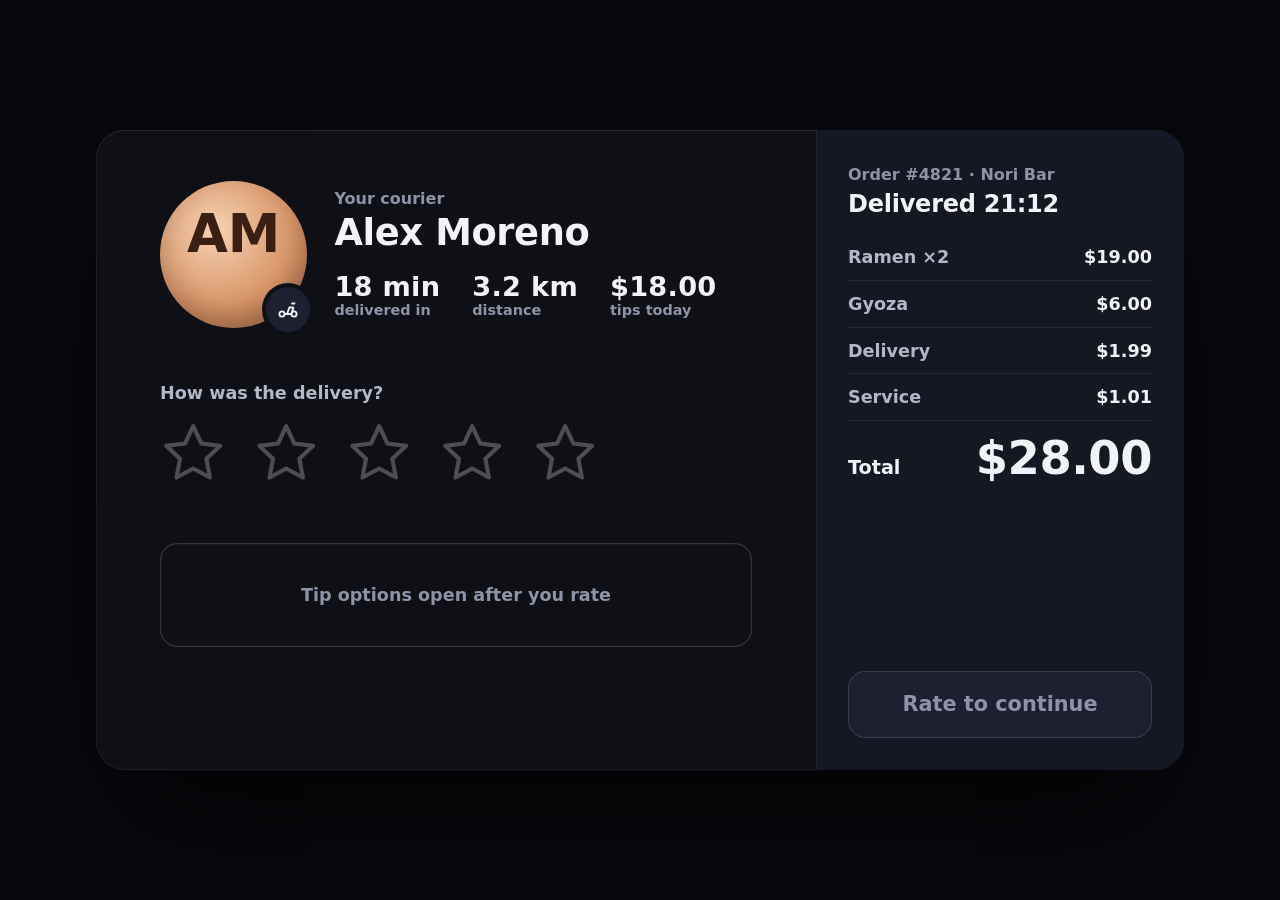
<file: index.html>
<!doctype html>
<html lang="en">
<head>
  <meta charset="utf-8">
  <meta name="viewport" content="width=device-width,initial-scale=1">
  <title>Rate &amp; Tip — veraetogrex_portfolio</title>
  <link rel="stylesheet" href="style.css">
</head>
<body>
  <!-- Rate & Tip · zero dependencies · github.com/veraetogrex-portfolio -->
  <section class="rt" id="ratetip" aria-label="Rate your courier and leave a tip">
    <div class="rt-main">
      <div class="rt-who">
        <div class="rt-ava" aria-hidden="true">AM<svg class="ring" viewBox="0 0 208 208"><circle cx="104" cy="104" r="102"/></svg>
          <span class="rt-badge"><svg viewBox="0 0 24 24" stroke-linecap="round" stroke-linejoin="round"><circle cx="6" cy="17" r="2.6"/><circle cx="18" cy="17" r="2.6"/><path d="M8.6 17h6.8l2-6.5h-4M13.4 10.5l-2.4 6.5M16 6.5h2.5"/></svg></span></div>
        <div><p class="rt-small">Your courier</p><h1 class="rt-name">Alex Moreno</h1>
          <div class="rt-stats"><p><b>18 min</b><span>delivered in</span></p><p><b>3.2 km</b><span>distance</span></p><p><b class="rt-today">$18.00</b><span>tips today</span></p></div></div>
      </div>
      <p class="rt-q">How was the delivery?</p>
      <div class="rt-stars" role="radiogroup" aria-label="Rating"><button class="rt-star" role="radio" aria-checked="false" aria-label="1 star" data-n="1"><svg viewBox="0 0 24 24"><path d="M12 2.8l2.8 5.9 6.4.8-4.7 4.4 1.2 6.4L12 17.2l-5.7 3.1 1.2-6.4L2.8 9.5l6.4-.8z"/></svg></button><button class="rt-star" role="radio" aria-checked="false" aria-label="2 stars" data-n="2"><svg viewBox="0 0 24 24"><path d="M12 2.8l2.8 5.9 6.4.8-4.7 4.4 1.2 6.4L12 17.2l-5.7 3.1 1.2-6.4L2.8 9.5l6.4-.8z"/></svg></button><button class="rt-star" role="radio" aria-checked="false" aria-label="3 stars" data-n="3"><svg viewBox="0 0 24 24"><path d="M12 2.8l2.8 5.9 6.4.8-4.7 4.4 1.2 6.4L12 17.2l-5.7 3.1 1.2-6.4L2.8 9.5l6.4-.8z"/></svg></button><button class="rt-star" role="radio" aria-checked="false" aria-label="4 stars" data-n="4"><svg viewBox="0 0 24 24"><path d="M12 2.8l2.8 5.9 6.4.8-4.7 4.4 1.2 6.4L12 17.2l-5.7 3.1 1.2-6.4L2.8 9.5l6.4-.8z"/></svg></button><button class="rt-star" role="radio" aria-checked="false" aria-label="5 stars" data-n="5"><svg viewBox="0 0 24 24"><path d="M12 2.8l2.8 5.9 6.4.8-4.7 4.4 1.2 6.4L12 17.2l-5.7 3.1 1.2-6.4L2.8 9.5l6.4-.8z"/></svg></button></div>
      <div class="rt-tip">
        <p class="rt-lock">Tip options open after you rate</p>
        <div class="rt-open"><p>Add a tip for Alex</p><div class="rt-chips" role="radiogroup" aria-label="Tip"><button class="rt-chip" role="radio" aria-checked="false" data-p="10">10%<small>$2.80</small></button><button class="rt-chip" role="radio" aria-checked="false" data-p="15">15%<small>$4.20</small></button><button class="rt-chip" role="radio" aria-checked="false" data-p="20">20%<small>$5.60</small></button><button class="rt-chip is-none" role="radio" aria-checked="false" data-p="0">No tip</button></div></div>
      </div>
      <div class="rt-done" role="status"><i><svg viewBox="0 0 24 24" fill="none" stroke-width="3" stroke-linecap="round" stroke-linejoin="round"><path d="M5 12.5l4.5 4.5L19 7.5"/></svg></i>
        <div><b class="rt-done-t">$4.20 sent to Alex</b><span>“Thank you! Enjoy the ramen.”</span></div></div>
    </div>

    <aside class="rt-side">
      <p class="rt-small">Order #4821 · Nori Bar</p>
      <h2>Delivered 21:12</h2>
      <div class="rt-rows">
        <p class="rt-row"><span>Ramen ×2</span><b>$19.00</b></p>
        <p class="rt-row"><span>Gyoza</span><b>$6.00</b></p>
        <p class="rt-row"><span>Delivery</span><b>$1.99</b></p>
        <p class="rt-row"><span>Service</span><b>$1.01</b></p>
        <p class="rt-row is-tip"><span>Tip for Alex</span><b class="rt-tipv">$0.00</b></p>
      </div>
      <p class="rt-total" aria-live="polite"><span>Total</span><b class="rt-sum">$28.00</b></p>
      <button class="rt-send" aria-disabled="true"><span class="lbl">Rate to continue</span><svg viewBox="0 0 24 24" fill="none" stroke-width="3" stroke-linecap="round" stroke-linejoin="round"><path d="M5 12.5l4.5 4.5L19 7.5"/></svg></button>
    </aside>
  </section>

  <script src="script.js"></script>
</body>
</html>
</file>
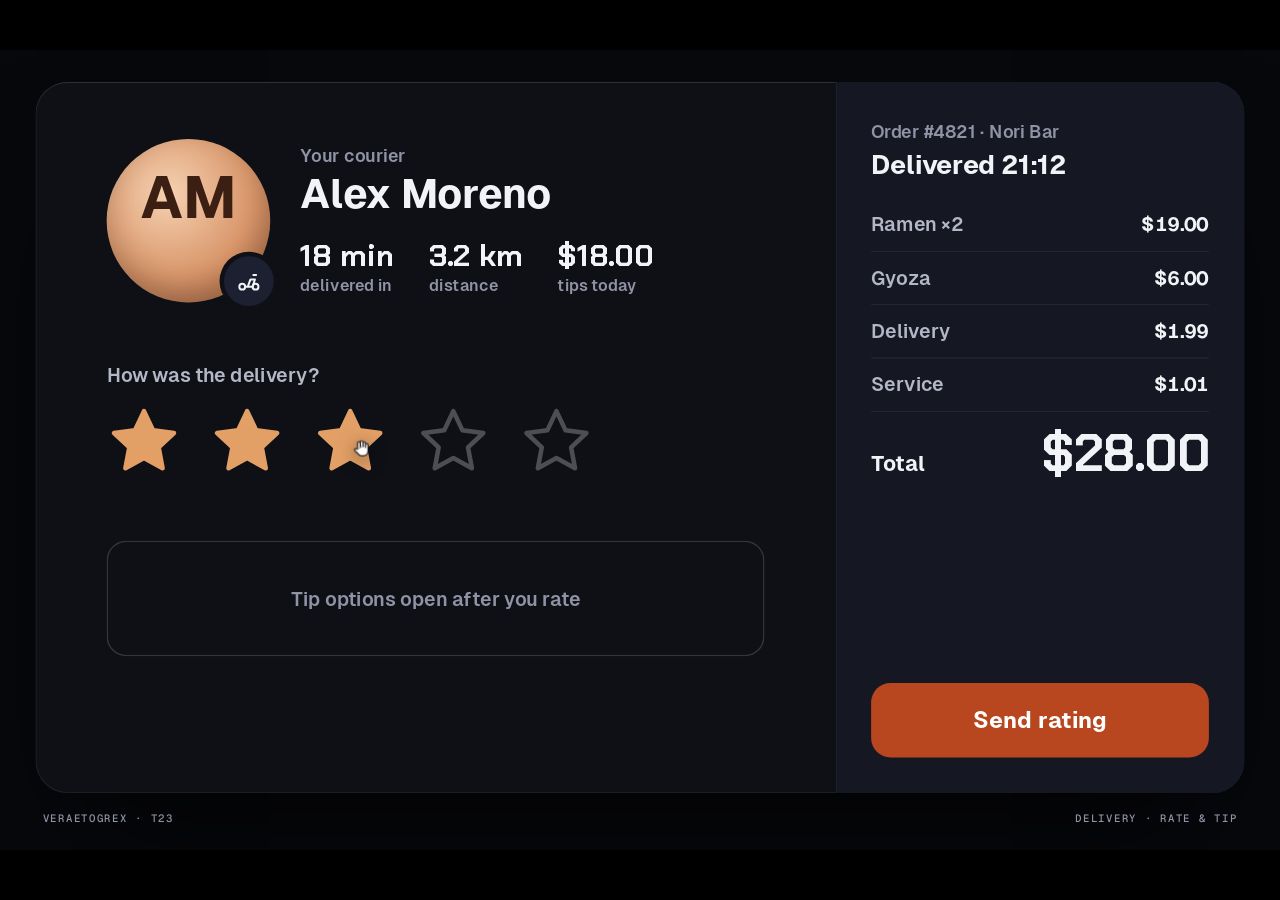
<file: mockup/rate-and-tip.autoplay.html>
<!doctype html>
<html lang="en">
<head>
<meta charset="utf-8">
<meta name="viewport" content="width=device-width,initial-scale=1">
<title>T23 Rate & Tip — five stars unlock the tip</title>
<link rel="stylesheet" href="_shared/nocturne.css">
<link rel="stylesheet" href="../style.css">
<style>
  /* the component from ../, dressed in Nocturne type */
  #stage{background:radial-gradient(ellipse 65% 60% at 50% 45%,#0E1018 0%,var(--void) 72%);
    --font:var(--f-text);--mono:var(--f-mono);--display:var(--f-display)}
  #stage .rt{position:absolute;left:130px;top:80px;zoom:1;z-index:1}
  .halo{position:absolute;left:50%;top:44%;width:1300px;height:700px;margin:-350px 0 0 -650px;border-radius:50%;pointer-events:none;z-index:0;
    background:radial-gradient(closest-side,rgba(0,0,0,0),rgba(0,0,0,0))}
  #stage .rt{left:40px;top:36px}
  #stage{background:var(--page)}
  #stage.grid::before{opacity:0}
  .status-line{color:var(--text-3)}
</style>
</head>
<body>
<div id="stage" class="grid" data-title="T23 Rate & Tip" data-url="veraetogrex-portfolio.github.io/rate-and-tip">
  <div class="halo"></div>
  <section class="rt" id="ratetip" aria-label="Rate your courier and leave a tip">
    <div class="rt-main">
      <div class="rt-who">
        <div class="rt-ava" aria-hidden="true">AM<svg class="ring" viewBox="0 0 208 208"><circle cx="104" cy="104" r="102"/></svg>
          <span class="rt-badge"><svg viewBox="0 0 24 24" stroke-linecap="round" stroke-linejoin="round"><circle cx="6" cy="17" r="2.6"/><circle cx="18" cy="17" r="2.6"/><path d="M8.6 17h6.8l2-6.5h-4M13.4 10.5l-2.4 6.5M16 6.5h2.5"/></svg></span></div>
        <div><p class="rt-small">Your courier</p><h1 class="rt-name">Alex Moreno</h1>
          <div class="rt-stats"><p><b>18 min</b><span>delivered in</span></p><p><b>3.2 km</b><span>distance</span></p><p><b class="rt-today">$18.00</b><span>tips today</span></p></div></div>
      </div>
      <p class="rt-q">How was the delivery?</p>
      <div class="rt-stars" role="radiogroup" aria-label="Rating"><button class="rt-star" role="radio" aria-checked="false" aria-label="1 star" data-n="1"><svg viewBox="0 0 24 24"><path d="M12 2.8l2.8 5.9 6.4.8-4.7 4.4 1.2 6.4L12 17.2l-5.7 3.1 1.2-6.4L2.8 9.5l6.4-.8z"/></svg></button><button class="rt-star" role="radio" aria-checked="false" aria-label="2 stars" data-n="2"><svg viewBox="0 0 24 24"><path d="M12 2.8l2.8 5.9 6.4.8-4.7 4.4 1.2 6.4L12 17.2l-5.7 3.1 1.2-6.4L2.8 9.5l6.4-.8z"/></svg></button><button class="rt-star" role="radio" aria-checked="false" aria-label="3 stars" data-n="3"><svg viewBox="0 0 24 24"><path d="M12 2.8l2.8 5.9 6.4.8-4.7 4.4 1.2 6.4L12 17.2l-5.7 3.1 1.2-6.4L2.8 9.5l6.4-.8z"/></svg></button><button class="rt-star" role="radio" aria-checked="false" aria-label="4 stars" data-n="4"><svg viewBox="0 0 24 24"><path d="M12 2.8l2.8 5.9 6.4.8-4.7 4.4 1.2 6.4L12 17.2l-5.7 3.1 1.2-6.4L2.8 9.5l6.4-.8z"/></svg></button><button class="rt-star" role="radio" aria-checked="false" aria-label="5 stars" data-n="5"><svg viewBox="0 0 24 24"><path d="M12 2.8l2.8 5.9 6.4.8-4.7 4.4 1.2 6.4L12 17.2l-5.7 3.1 1.2-6.4L2.8 9.5l6.4-.8z"/></svg></button></div>
      <div class="rt-tip">
        <p class="rt-lock">Tip options open after you rate</p>
        <div class="rt-open"><p>Add a tip for Alex</p><div class="rt-chips" role="radiogroup" aria-label="Tip"><button class="rt-chip" role="radio" aria-checked="false" data-p="10">10%<small>$2.80</small></button><button class="rt-chip" role="radio" aria-checked="false" data-p="15">15%<small>$4.20</small></button><button class="rt-chip" role="radio" aria-checked="false" data-p="20">20%<small>$5.60</small></button><button class="rt-chip is-none" role="radio" aria-checked="false" data-p="0">No tip</button></div></div>
      </div>
      <div class="rt-done" role="status"><i><svg viewBox="0 0 24 24" fill="none" stroke-width="3" stroke-linecap="round" stroke-linejoin="round"><path d="M5 12.5l4.5 4.5L19 7.5"/></svg></i>
        <div><b class="rt-done-t">$4.20 sent to Alex</b><span>“Thank you! Enjoy the ramen.”</span></div></div>
    </div>

    <aside class="rt-side">
      <p class="rt-small">Order #4821 · Nori Bar</p>
      <h2>Delivered 21:12</h2>
      <div class="rt-rows">
        <p class="rt-row"><span>Ramen ×2</span><b>$19.00</b></p>
        <p class="rt-row"><span>Gyoza</span><b>$6.00</b></p>
        <p class="rt-row"><span>Delivery</span><b>$1.99</b></p>
        <p class="rt-row"><span>Service</span><b>$1.01</b></p>
        <p class="rt-row is-tip"><span>Tip for Alex</span><b class="rt-tipv">$0.00</b></p>
      </div>
      <p class="rt-total" aria-live="polite"><span>Total</span><b class="rt-sum">$28.00</b></p>
      <button class="rt-send" aria-disabled="true"><span class="lbl">Rate to continue</span><svg viewBox="0 0 24 24" fill="none" stroke-width="3" stroke-linecap="round" stroke-linejoin="round"><path d="M5 12.5l4.5 4.5L19 7.5"/></svg></button>
    </aside>
  </section>
  <div class="status-line"><span>Veraetogrex · T23</span><span>Delivery · rate & tip</span></div>
</div>
<script>window.AUTOPLAY = true;</script>
<script src="_shared/stage.js"></script>
<script src="../script.js"></script>
<script>
const rt = document.querySelector('#ratetip').ratetip;
Stage.init({
  reset: () => rt.reset(),
  cursorStart: [175, 520],                 // resting on the first star
  async demo(s) {
    const t0 = performance.now();
    const a = s.rect(rt.star(1)), b = s.rect(rt.star(5));
    await s.drag([[a.cx + 30, a.cy], [b.cx, b.cy]], 900, { from: rt.star(1), fromMs: 180, pre: 60, post: 120 });   // sweep 1 → 5 stars
    await s.wait(250);
    await s.click(rt.chip(15), { ms: 480 });   // 15%: tip row slides into the order
    await s.wait(350);
    await s.click(rt.send, { ms: 620 });       // send: button folds into a check
    s.cursor.hide();
    await s.until(t0, 5900);
    rt.rewind();
    await s.until(t0, 6600);
  },
});
</script>
</body>
</html>
</file>
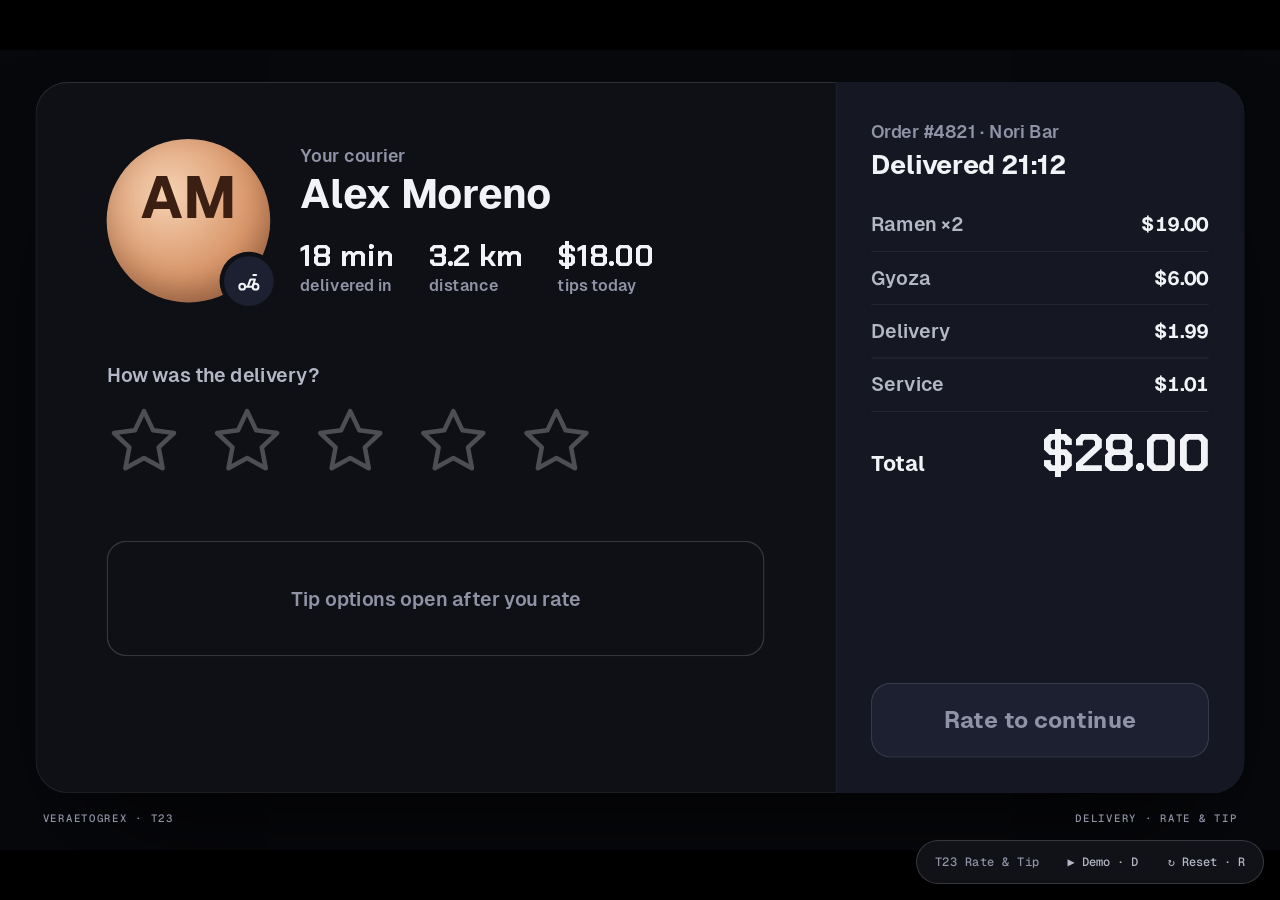
<file: mockup/rate-and-tip.html>
<!doctype html>
<html lang="en">
<head>
<meta charset="utf-8">
<meta name="viewport" content="width=device-width,initial-scale=1">
<title>T23 Rate & Tip — five stars unlock the tip</title>
<link rel="stylesheet" href="_shared/nocturne.css">
<link rel="stylesheet" href="../style.css">
<style>
  /* the component from ../, dressed in Nocturne type */
  #stage{background:radial-gradient(ellipse 65% 60% at 50% 45%,#0E1018 0%,var(--void) 72%);
    --font:var(--f-text);--mono:var(--f-mono);--display:var(--f-display)}
  #stage .rt{position:absolute;left:130px;top:80px;zoom:1;z-index:1}
  .halo{position:absolute;left:50%;top:44%;width:1300px;height:700px;margin:-350px 0 0 -650px;border-radius:50%;pointer-events:none;z-index:0;
    background:radial-gradient(closest-side,rgba(0,0,0,0),rgba(0,0,0,0))}
  #stage .rt{left:40px;top:36px}
  #stage{background:var(--page)}
  #stage.grid::before{opacity:0}
  .status-line{color:var(--text-3)}
</style>
</head>
<body>
<div id="stage" class="grid" data-title="T23 Rate & Tip" data-url="veraetogrex-portfolio.github.io/rate-and-tip">
  <div class="halo"></div>
  <section class="rt" id="ratetip" aria-label="Rate your courier and leave a tip">
    <div class="rt-main">
      <div class="rt-who">
        <div class="rt-ava" aria-hidden="true">AM<svg class="ring" viewBox="0 0 208 208"><circle cx="104" cy="104" r="102"/></svg>
          <span class="rt-badge"><svg viewBox="0 0 24 24" stroke-linecap="round" stroke-linejoin="round"><circle cx="6" cy="17" r="2.6"/><circle cx="18" cy="17" r="2.6"/><path d="M8.6 17h6.8l2-6.5h-4M13.4 10.5l-2.4 6.5M16 6.5h2.5"/></svg></span></div>
        <div><p class="rt-small">Your courier</p><h1 class="rt-name">Alex Moreno</h1>
          <div class="rt-stats"><p><b>18 min</b><span>delivered in</span></p><p><b>3.2 km</b><span>distance</span></p><p><b class="rt-today">$18.00</b><span>tips today</span></p></div></div>
      </div>
      <p class="rt-q">How was the delivery?</p>
      <div class="rt-stars" role="radiogroup" aria-label="Rating"><button class="rt-star" role="radio" aria-checked="false" aria-label="1 star" data-n="1"><svg viewBox="0 0 24 24"><path d="M12 2.8l2.8 5.9 6.4.8-4.7 4.4 1.2 6.4L12 17.2l-5.7 3.1 1.2-6.4L2.8 9.5l6.4-.8z"/></svg></button><button class="rt-star" role="radio" aria-checked="false" aria-label="2 stars" data-n="2"><svg viewBox="0 0 24 24"><path d="M12 2.8l2.8 5.9 6.4.8-4.7 4.4 1.2 6.4L12 17.2l-5.7 3.1 1.2-6.4L2.8 9.5l6.4-.8z"/></svg></button><button class="rt-star" role="radio" aria-checked="false" aria-label="3 stars" data-n="3"><svg viewBox="0 0 24 24"><path d="M12 2.8l2.8 5.9 6.4.8-4.7 4.4 1.2 6.4L12 17.2l-5.7 3.1 1.2-6.4L2.8 9.5l6.4-.8z"/></svg></button><button class="rt-star" role="radio" aria-checked="false" aria-label="4 stars" data-n="4"><svg viewBox="0 0 24 24"><path d="M12 2.8l2.8 5.9 6.4.8-4.7 4.4 1.2 6.4L12 17.2l-5.7 3.1 1.2-6.4L2.8 9.5l6.4-.8z"/></svg></button><button class="rt-star" role="radio" aria-checked="false" aria-label="5 stars" data-n="5"><svg viewBox="0 0 24 24"><path d="M12 2.8l2.8 5.9 6.4.8-4.7 4.4 1.2 6.4L12 17.2l-5.7 3.1 1.2-6.4L2.8 9.5l6.4-.8z"/></svg></button></div>
      <div class="rt-tip">
        <p class="rt-lock">Tip options open after you rate</p>
        <div class="rt-open"><p>Add a tip for Alex</p><div class="rt-chips" role="radiogroup" aria-label="Tip"><button class="rt-chip" role="radio" aria-checked="false" data-p="10">10%<small>$2.80</small></button><button class="rt-chip" role="radio" aria-checked="false" data-p="15">15%<small>$4.20</small></button><button class="rt-chip" role="radio" aria-checked="false" data-p="20">20%<small>$5.60</small></button><button class="rt-chip is-none" role="radio" aria-checked="false" data-p="0">No tip</button></div></div>
      </div>
      <div class="rt-done" role="status"><i><svg viewBox="0 0 24 24" fill="none" stroke-width="3" stroke-linecap="round" stroke-linejoin="round"><path d="M5 12.5l4.5 4.5L19 7.5"/></svg></i>
        <div><b class="rt-done-t">$4.20 sent to Alex</b><span>“Thank you! Enjoy the ramen.”</span></div></div>
    </div>

    <aside class="rt-side">
      <p class="rt-small">Order #4821 · Nori Bar</p>
      <h2>Delivered 21:12</h2>
      <div class="rt-rows">
        <p class="rt-row"><span>Ramen ×2</span><b>$19.00</b></p>
        <p class="rt-row"><span>Gyoza</span><b>$6.00</b></p>
        <p class="rt-row"><span>Delivery</span><b>$1.99</b></p>
        <p class="rt-row"><span>Service</span><b>$1.01</b></p>
        <p class="rt-row is-tip"><span>Tip for Alex</span><b class="rt-tipv">$0.00</b></p>
      </div>
      <p class="rt-total" aria-live="polite"><span>Total</span><b class="rt-sum">$28.00</b></p>
      <button class="rt-send" aria-disabled="true"><span class="lbl">Rate to continue</span><svg viewBox="0 0 24 24" fill="none" stroke-width="3" stroke-linecap="round" stroke-linejoin="round"><path d="M5 12.5l4.5 4.5L19 7.5"/></svg></button>
    </aside>
  </section>
  <div class="status-line"><span>Veraetogrex · T23</span><span>Delivery · rate & tip</span></div>
</div>
<script src="_shared/stage.js"></script>
<script src="../script.js"></script>
<script>
const rt = document.querySelector('#ratetip').ratetip;
Stage.init({
  reset: () => rt.reset(),
  cursorStart: [175, 520],                 // resting on the first star
  async demo(s) {
    const t0 = performance.now();
    const a = s.rect(rt.star(1)), b = s.rect(rt.star(5));
    await s.drag([[a.cx + 30, a.cy], [b.cx, b.cy]], 900, { from: rt.star(1), fromMs: 180, pre: 60, post: 120 });   // sweep 1 → 5 stars
    await s.wait(250);
    await s.click(rt.chip(15), { ms: 480 });   // 15%: tip row slides into the order
    await s.wait(350);
    await s.click(rt.send, { ms: 620 });       // send: button folds into a check
    s.cursor.hide();
    await s.until(t0, 5900);
    rt.rewind();
    await s.until(t0, 6600);
  },
});
</script>
</body>
</html>
</file>
<file: style.css>
/* Rate & Tip — github.com/veraetogrex-portfolio · zero dependencies */
:root {
  --page: #07080c; --panel: #0e1016; --raise: #151823; --raise-2: #1c2030;
  --text: #f2f3f7; --text-2: #b4b7c6; --text-3: #9093a6;
  --line: rgba(255, 255, 255, .08); --line-2: rgba(255, 255, 255, .16);
  --accent: #b8461f;          /* delivery, muted orange; white on it 5.3:1 */
  --accent-2: #d0602f; --accent-soft: rgba(184, 70, 31, .16); --accent-line: rgba(214, 110, 70, .6);
  --star: #e3a066; --star-off: rgba(255, 255, 255, .26);
  --font: system-ui, -apple-system, "Segoe UI", sans-serif;
  --mono: ui-monospace, "SF Mono", Menlo, Consolas, monospace;
  --display: var(--font);
}
* { box-sizing: border-box; }
body { margin: 0; min-height: 100vh; display: grid; place-items: center; overflow: hidden; background: var(--page); color: var(--text); font: 16px/1.4 var(--font); }
p, h1, h2 { margin: 0; }
button { font: inherit; color: inherit; background: none; border: 0; padding: 0; cursor: pointer; }
button:focus-visible { outline: 3px solid var(--accent-2); outline-offset: 4px; }

.rt { position: relative; width: 1360px; height: 800px; border-radius: 36px; overflow: hidden; user-select: none;
  background: var(--panel); box-shadow: 0 0 0 1px var(--line) inset, 0 1px 0 rgba(255, 255, 255, .06) inset, 0 80px 140px -50px rgba(0, 0, 0, .8); }
@media (max-width: 1400px) { .rt { zoom: .8; } }
@media (max-width: 1100px) { .rt { zoom: .6; } }
@media (max-width: 820px)  { .rt { zoom: .4; } }

/* ── left: the courier, the rating, the tip ───────────── */
.rt-main { position: absolute; left: 0; top: 0; width: 900px; height: 800px; padding: 64px 80px; }
.rt-who { display: flex; gap: 34px; align-items: center; }
.rt-ava { position: relative; width: 184px; height: 184px; flex: none; border-radius: 50%; display: grid; place-items: center;
  background: radial-gradient(circle at 38% 34%, #f6d2b3, #d9976b 55%, #9b5a3a); color: #3b1f12; font: 800 66px var(--font); box-shadow: inset 0 -14px 30px rgba(0, 0, 0, .18); }
.rt-ava svg.ring { position: absolute; inset: -12px; width: 208px; height: 208px; transform: rotate(-90deg); }
.rt-ava .ring circle { fill: none; stroke: var(--accent-2); stroke-width: 6; stroke-linecap: round; stroke-dasharray: 641; stroke-dashoffset: 641; }
.rt-badge { position: absolute; right: -4px; bottom: -4px; width: 56px; height: 56px; border-radius: 50%; background: var(--raise-2); box-shadow: 0 0 0 5px var(--panel); display: grid; place-items: center; }
.rt-badge svg { width: 30px; height: 30px; stroke: var(--text); fill: none; stroke-width: 1.8; }
.rt-small { font: 600 20px var(--font); color: var(--text-3); }
.rt-name { margin-top: 6px; font: 700 46px/1.1 var(--font); letter-spacing: -.01em; }
.rt-stats { display: flex; gap: 40px; margin-top: 22px; }
.rt-stats b { display: block; font: 800 34px var(--display); letter-spacing: .01em; font-variant-numeric: tabular-nums; transition: color .3s; }
.rt-stats span { font: 600 18px var(--font); color: var(--text-3); }
.rt-stats b.is-up { color: var(--star); }

.rt-q { position: absolute; left: 80px; top: 316px; font: 600 22px var(--font); color: var(--text-2); }
.rt-stars { position: absolute; left: 70px; top: 352px; display: flex; gap: 12px; touch-action: none; }
.rt-star { width: 104px; height: 104px; display: grid; place-items: center; border-radius: 22px; }
.rt-star svg { width: 88px; height: 88px; }
.rt-star path { fill: none; stroke: var(--star-off); stroke-width: 1.4; stroke-linejoin: round; transition: fill .2s, stroke .2s; }
.rt-star.is-on path { fill: var(--star); stroke: var(--star); }
.rt-star.is-pop svg { animation: rt-pop .4s cubic-bezier(.34, 1.56, .64, 1); }
@keyframes rt-pop { 50% { transform: scale(1.22) rotate(-6deg); } }

.rt-tip { position: absolute; left: 80px; right: 80px; top: 516px; height: 130px; }
.rt-lock { position: absolute; inset: 0; border-radius: 22px; box-shadow: 0 0 0 1.5px var(--line-2) inset; display: grid; place-items: center; font: 600 22px var(--font); color: var(--text-3);
  transition: opacity .3s, transform .4s; }
.rt-open { position: absolute; inset: 0; opacity: 0; pointer-events: none; }
.rt-open > p { font: 600 20px var(--font); color: var(--text-3); }
.rt-chips { display: flex; gap: 14px; margin-top: 14px; }
.rt-chip { height: 84px; min-width: 160px; padding: 0 24px; border-radius: 20px; display: flex; flex-direction: column; align-items: center; justify-content: center;
  font: 700 28px var(--font); background: var(--raise-2); box-shadow: 0 0 0 1.5px var(--line-2) inset; transform: translateY(26px); opacity: 0;
  transition: background .2s, box-shadow .2s, transform .5s cubic-bezier(.34, 1.4, .64, 1), opacity .3s; }
.rt-chip small { font: 600 18px var(--font); color: var(--text-3); }
.rt-chip.is-none { color: var(--text-2); }
.rt-chip[aria-checked="true"] { background: var(--accent-soft); box-shadow: 0 0 0 2px var(--accent-line) inset; }
.rt-chip[aria-checked="true"] small { color: #e9b9a4; }
.rt.is-rated .rt-lock { opacity: 0; transform: scale(.96); }
.rt.is-rated .rt-open { opacity: 1; pointer-events: auto; }
.rt.is-rated .rt-chip { transform: none; opacity: 1; }

.rt-done { position: absolute; left: 80px; right: 80px; top: 676px; display: flex; align-items: center; gap: 22px; opacity: 0; transform: translateY(14px); transition: opacity .35s, transform .5s cubic-bezier(.34, 1.4, .64, 1); }
.rt-done i { width: 72px; height: 72px; border-radius: 50%; background: var(--accent); display: grid; place-items: center; flex: none; }
.rt-done svg { width: 36px; height: 36px; stroke: #fff; }
.rt-done b { display: block; font: 700 30px var(--font); }
.rt-done span { font: 600 20px var(--font); color: var(--text-2); }
.rt.is-sent .rt-done { opacity: 1; transform: none; }

/* ── right: the order ──────────────────────────────────── */
.rt-side { position: absolute; left: 900px; top: 0; width: 460px; height: 800px; padding: 44px 40px; background: var(--raise); box-shadow: 1px 0 0 var(--line) inset; }
.rt-side h2 { margin-top: 8px; font: 700 30px/1.1 var(--font); letter-spacing: -.01em; }
.rt-rows { margin-top: 22px; }
.rt-row { display: flex; justify-content: space-between; align-items: baseline; padding: 16px 0; border-bottom: 1px solid var(--line); font: 600 22px var(--font); }
.rt-row span { color: var(--text-2); }
.rt-row b { font-variant-numeric: tabular-nums; }
.rt-row.is-tip { overflow: hidden; height: 0; padding: 0; border-bottom-width: 0; opacity: 0; transition: height .45s cubic-bezier(.65, 0, .35, 1), padding .45s, opacity .3s .1s; }
.rt-row.is-tip span { color: #e9a07e; }
.rt.has-tip .rt-row.is-tip { height: 63px; padding: 16px 0; border-bottom-width: 1px; opacity: 1; }
.rt-total { display: flex; justify-content: space-between; align-items: baseline; margin-top: 18px; }
.rt-total span { font: 700 24px var(--font); }
.rt-total b { font: 800 58px/1 var(--display); letter-spacing: -.01em; font-variant-numeric: tabular-nums; }
.rt-send { position: absolute; left: 40px; right: 40px; bottom: 40px; height: 84px; border-radius: 22px; font: 700 26px var(--font); margin-left: auto; margin-right: auto;
  background: var(--raise-2); color: var(--text-3); box-shadow: 0 0 0 1px var(--line-2) inset; display: grid; place-items: center;
  transition: background .25s, color .25s, width .45s cubic-bezier(.65, 0, .35, 1), border-radius .45s, box-shadow .25s; width: 380px; }
.rt-send.is-ready { background: var(--accent); color: #fff; box-shadow: none; }
.rt-send .lbl { white-space: nowrap; transition: opacity .15s; }
.rt-send svg { position: absolute; width: 36px; height: 36px; stroke: #fff; opacity: 0; transition: opacity .2s .25s; }
.rt.is-sent .rt-send { width: 84px; border-radius: 50%; }
.rt.is-sent .rt-send .lbl { opacity: 0; }
.rt.is-sent .rt-send svg { opacity: 1; }

@media (prefers-reduced-motion: reduce) { *, *::before, *::after { animation-duration: 1ms !important; transition-duration: 150ms !important; } }
.rt.is-sent .rt-send { background: var(--accent); box-shadow: none; }
.rt.is-reset, .rt.is-reset * { transition: none !important; }
</file>
<file: mockup/_shared/nocturne.css>
/* Nocturne — shared base styles for the mockups */
@font-face{font-family:"Chakra Petch";font-weight:500;font-display:swap;src:url(fonts/chakra-petch-latin-500-normal.woff2) format("woff2")}
@font-face{font-family:"Chakra Petch";font-weight:600;font-display:swap;src:url(fonts/chakra-petch-latin-600-normal.woff2) format("woff2")}
@font-face{font-family:"Chakra Petch";font-weight:700;font-display:swap;src:url(fonts/chakra-petch-latin-700-normal.woff2) format("woff2")}
@font-face{font-family:"Geist";font-weight:400;font-display:swap;src:url(fonts/geist-sans-latin-400-normal.woff2) format("woff2")}
@font-face{font-family:"Geist";font-weight:500;font-display:swap;src:url(fonts/geist-sans-latin-500-normal.woff2) format("woff2")}
@font-face{font-family:"Geist";font-weight:600;font-display:swap;src:url(fonts/geist-sans-latin-600-normal.woff2) format("woff2")}
@font-face{font-family:"Geist";font-weight:700;font-display:swap;src:url(fonts/geist-sans-latin-700-normal.woff2) format("woff2")}
@font-face{font-family:"Geist Mono";font-weight:400;font-display:swap;src:url(fonts/geist-mono-latin-400-normal.woff2) format("woff2")}
@font-face{font-family:"Geist Mono";font-weight:500;font-display:swap;src:url(fonts/geist-mono-latin-500-normal.woff2) format("woff2")}

:root{
  --void:#07080C; --panel:#0E1016; --panel-2:#111218; --raise:#1A1B24; --raise-2:#22252F;
  --glass:rgba(255,255,255,.05); --glass-strong:rgba(255,255,255,.12);
  --line:rgba(255,255,255,.08); --line-2:rgba(255,255,255,.14);
  --text:#F2F3F7; --text-2:#A4A7B6; --text-3:#7F8293;
  --pulse:#7C6CFF; --pulse-btn:#6A5AF9; --pulse-soft:#A69BFF; --pulse-pale:#C9C2FF;
  --ion:#3FE0D0; --flare:#FF7A45; --pink:#FF6FB5; --amber:#FFB547;
  --daylight:#F4F5F8;
  --r-field:10px; --r-card:14px; --r-panel:20px;
  --f-display:"Chakra Petch","Geist",system-ui,sans-serif;
  --f-text:"Geist","Inter",system-ui,-apple-system,sans-serif;
  --f-mono:"Geist Mono",ui-monospace,"SF Mono",Menlo,monospace;
  --ease-out:cubic-bezier(.2,.8,.2,1);
  --ease-io:cubic-bezier(.65,0,.35,1);
  --ease-back:cubic-bezier(.34,1.56,.64,1);
}
*,*::before,*::after{box-sizing:border-box}
html,body{margin:0;height:100%;background:#000;color:var(--text);font-family:var(--f-text);-webkit-font-smoothing:antialiased;overflow:hidden}
button,input,textarea{font:inherit;color:inherit}
button{cursor:pointer;background:none;border:0;padding:0}

/* viewport and scaling */
.li-viewport{position:fixed;inset:0;overflow:hidden;background:#000}
.li-shell{position:absolute;left:50%;top:50%;transform-origin:50% 50%}
#stage{position:relative;width:1440px;height:900px;overflow:hidden;background:var(--void);isolation:isolate}
#stage.grid::before{content:"";position:absolute;inset:0;pointer-events:none;z-index:0;
  background-image:linear-gradient(var(--line) 1px,transparent 1px),linear-gradient(90deg,var(--line) 1px,transparent 1px);
  background-size:48px 48px;background-position:-1px -1px;opacity:.45;
  -webkit-mask-image:radial-gradient(ellipse 75% 70% at 50% 50%,#000 30%,transparent 100%);
          mask-image:radial-gradient(ellipse 75% 70% at 50% 50%,#000 30%,transparent 100%)}

/* browser frame (?frame) */
.li-browser{width:1440px;border-radius:18px;overflow:hidden;background:#15161D;box-shadow:0 0 0 1px rgba(255,255,255,.08),0 40px 120px rgba(0,0,0,.6)}
.li-browser-bar{height:46px;display:flex;align-items:center;gap:16px;padding:0 18px;background:#121319;border-bottom:1px solid var(--line)}
.li-dots{display:flex;gap:8px}.li-dots i{width:12px;height:12px;border-radius:50%;background:#2A2C36;display:block}
.li-dots i:nth-child(1){background:#FF5F57}.li-dots i:nth-child(2){background:#FEBC2E}.li-dots i:nth-child(3){background:#28C840}
.li-url{flex:0 1 520px;margin:0 auto;height:28px;border-radius:8px;background:#1C1D25;display:flex;align-items:center;justify-content:center;gap:8px;font:500 13px var(--f-mono);color:var(--text-2);letter-spacing:.02em}
.li-url::before{content:"";width:9px;height:11px;border:1.5px solid var(--text-3);border-radius:2px 2px 3px 3px;border-top-width:4px;opacity:.7}

/* demo cursor */
#li-cursor{position:absolute;left:0;top:0;width:28px;height:28px;z-index:9999;pointer-events:none;opacity:0;transition:opacity .2s;will-change:transform;filter:drop-shadow(0 4px 10px rgba(0,0,0,.55))}
#li-cursor.on{opacity:1}
#li-cursor svg{display:block;transform-origin:4px 3px;transition:transform .12s var(--ease-out)}
#li-cursor.down svg{transform:scale(.82)}
#li-cursor.grab .arrow{display:none}#li-cursor:not(.grab) .hand{display:none}
.li-ripple{position:absolute;width:44px;height:44px;margin:-22px 0 0 -22px;border-radius:50%;border:2px solid rgba(255,255,255,.85);pointer-events:none;z-index:9998;animation:li-ripple .5s var(--ease-out) forwards}
@keyframes li-ripple{from{transform:scale(.3);opacity:.9}to{transform:scale(1.35);opacity:0}}
#stage.demo-running, #stage.demo-running *{cursor:none!important}

/* control pill outside the stage (interactive mode only) */
.li-controls{position:fixed;right:16px;bottom:16px;z-index:10;display:flex;gap:6px;padding:6px;border-radius:999px;background:rgba(20,21,28,.86);border:1px solid var(--line-2);backdrop-filter:blur(10px);font:500 12px var(--f-mono);letter-spacing:.04em}
.li-controls button{padding:7px 12px;border-radius:999px;color:var(--text-2)}
.li-controls button:hover{background:var(--raise-2);color:var(--text)}
.li-controls .li-title{padding:7px 10px 7px 12px;color:var(--text-3)}
body.autoplay .li-controls,body.clean .li-controls{display:none}

/* shared primitives */
.mono{font-family:var(--f-mono);letter-spacing:.08em;text-transform:uppercase}
.display{font-family:var(--f-display);text-transform:uppercase;letter-spacing:.02em}
.btn{display:inline-flex;align-items:center;justify-content:center;gap:10px;height:52px;padding:0 26px;border-radius:var(--r-field);background:var(--pulse-btn);color:#fff;font:600 17px var(--f-text);box-shadow:0 0 0 1px rgba(255,255,255,.1) inset,0 10px 30px -10px rgba(124,108,255,.8)}
.btn.ghost{background:var(--glass);box-shadow:0 0 0 1px var(--line-2) inset;color:var(--text)}
.field{height:56px;border-radius:var(--r-field);background:rgba(255,255,255,.035);border:1px solid var(--line-2);padding:0 18px;display:flex;align-items:center;font-size:18px;color:var(--text);outline:none;transition:border-color .2s,box-shadow .2s}
.field:focus,.field.focus{border-color:var(--pulse);box-shadow:0 0 0 4px rgba(124,108,255,.18)}
.card{background:var(--panel);border:1px solid var(--line);border-radius:var(--r-panel)}
.hud-corners{position:absolute;inset:-10px;pointer-events:none;
  background:
   linear-gradient(var(--c,var(--line-2)) 0 0) left top/18px 1px no-repeat,linear-gradient(var(--c,var(--line-2)) 0 0) left top/1px 18px no-repeat,
   linear-gradient(var(--c,var(--line-2)) 0 0) right top/18px 1px no-repeat,linear-gradient(var(--c,var(--line-2)) 0 0) right top/1px 18px no-repeat,
   linear-gradient(var(--c,var(--line-2)) 0 0) left bottom/18px 1px no-repeat,linear-gradient(var(--c,var(--line-2)) 0 0) left bottom/1px 18px no-repeat,
   linear-gradient(var(--c,var(--line-2)) 0 0) right bottom/18px 1px no-repeat,linear-gradient(var(--c,var(--line-2)) 0 0) right bottom/1px 18px no-repeat}
.status-line{position:absolute;left:48px;right:48px;bottom:28px;display:flex;justify-content:space-between;font:500 12px var(--f-mono);letter-spacing:.14em;text-transform:uppercase;color:var(--text-3);z-index:2}

@media (prefers-reduced-motion: reduce){
  *,*::before,*::after{animation-duration:150ms!important;transition-duration:150ms!important}
}
</file>
